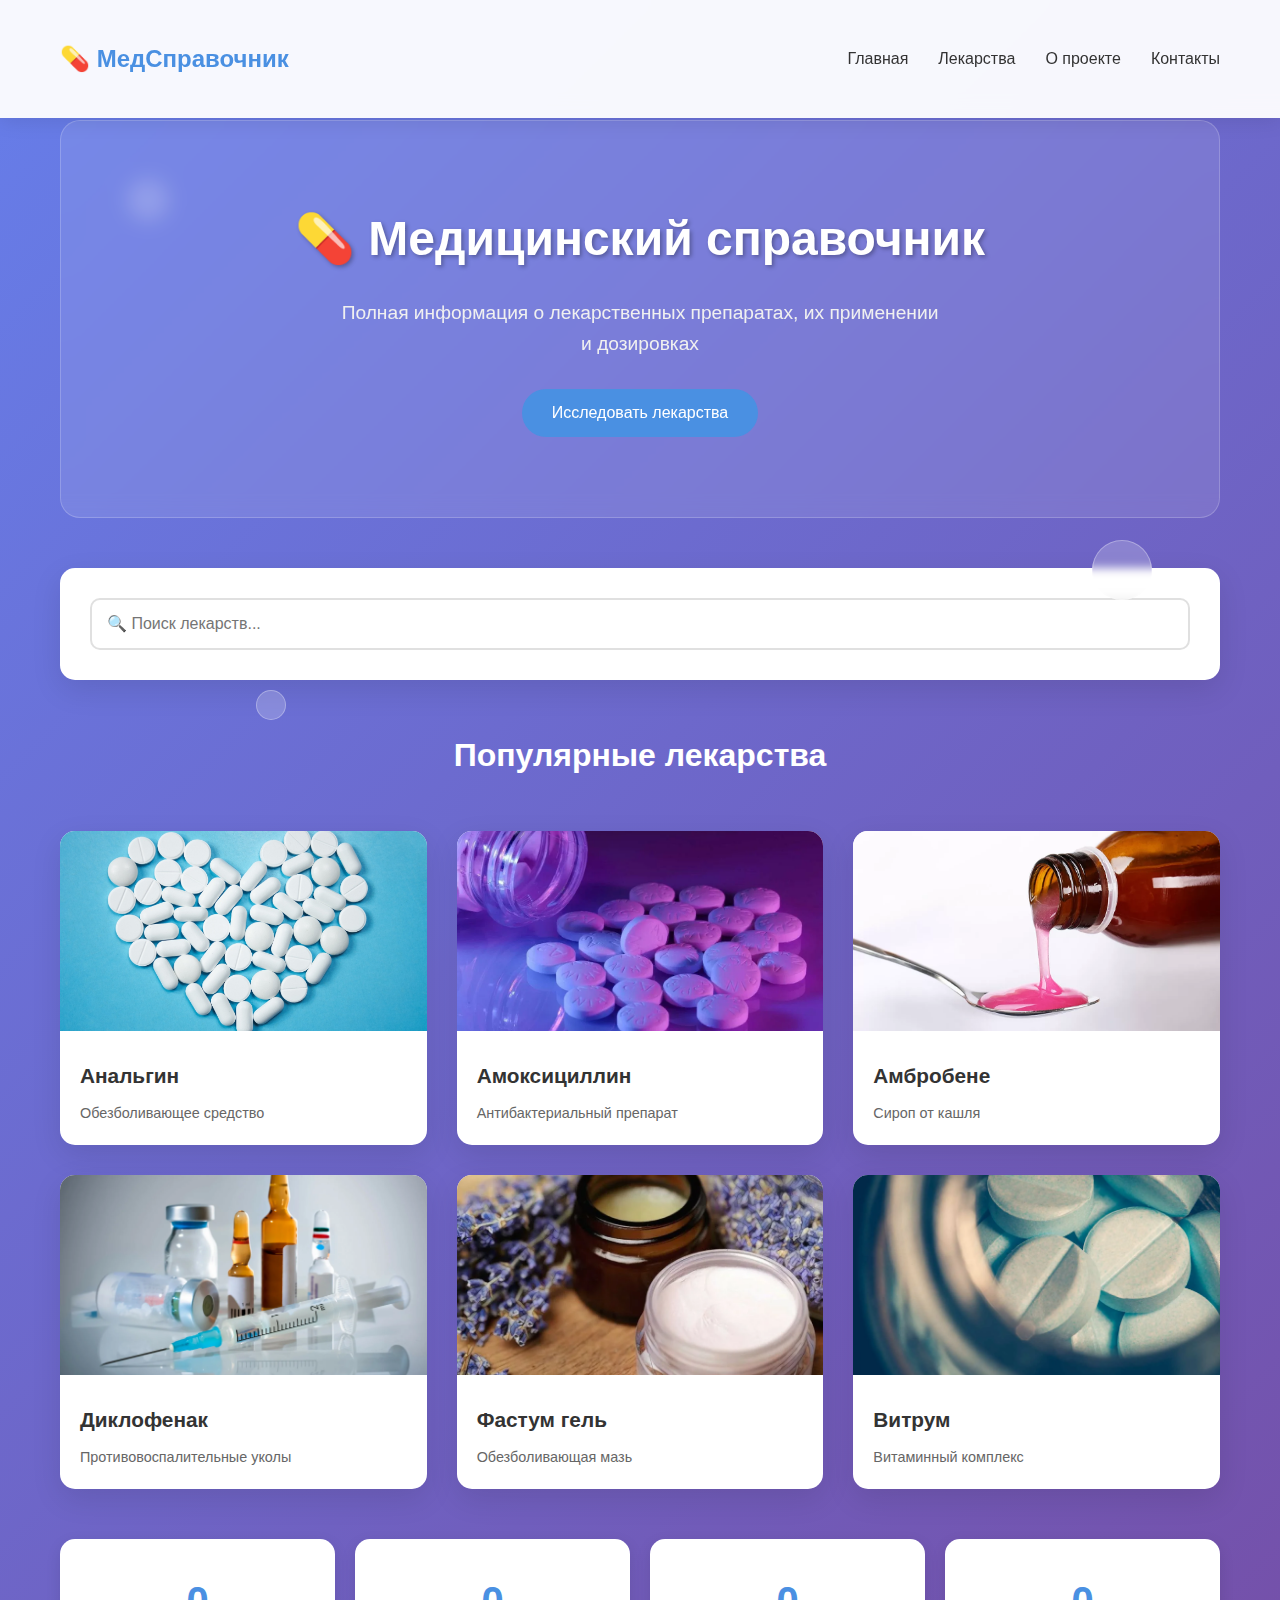
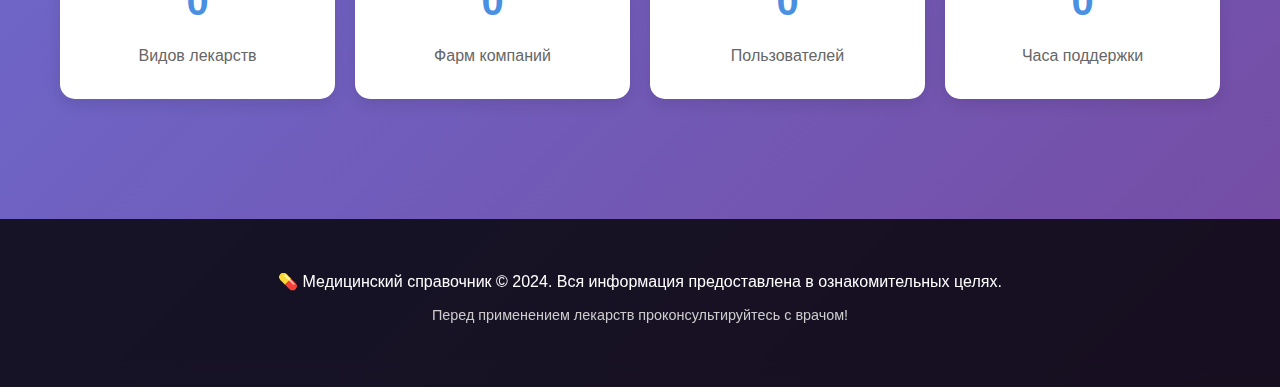
<file: index.html>
<!DOCTYPE html>
<html lang="ru">
<head>
    <meta charset="UTF-8">
    <meta name="viewport" content="width=device-width, initial-scale=1.0">
    <title>Медицинский справочник - Все о лекарствах</title>
     <link rel="stylesheet" href="styles.css">
    <style>
        * {
            margin: 0;
            padding: 0;
            box-sizing: border-box;
        }

        body {
            font-family: 'Arial', sans-serif;
            background: linear-gradient(135deg, #667eea 0%, #764ba2 100%);
            color: #333;
            line-height: 1.6;
        }

        .container {
            max-width: 1200px;
            margin: 0 auto;
            padding: 20px;
        }

        /* Header Styles */
        header {
            background: rgba(255, 255, 255, 0.95);
            padding: 20px 0;
            box-shadow: 0 2px 20px rgba(0,0,0,0.1);
            position: fixed;
            width: 100%;
            top: 0;
            z-index: 1000;
            backdrop-filter: blur(10px);
        }

        .nav-container {
            display: flex;
            justify-content: space-between;
            align-items: center;
        }

        .logo {
            font-size: 24px;
            font-weight: bold;
            color: #4a90e2;
        }

        nav ul {
            display: flex;
            list-style: none;
        }

        nav ul li {
            margin-left: 30px;
        }

        nav ul li a {
            text-decoration: none;
            color: #333;
            font-weight: 500;
            transition: color 0.3s ease;
            position: relative;
        }

        nav ul li a:hover {
            color: #4a90e2;
        }

        nav ul li a::after {
            content: '';
            position: absolute;
            width: 0;
            height: 2px;
            bottom: -5px;
            left: 0;
            background: #4a90e2;
            transition: width 0.3s ease;
        }

        nav ul li a:hover::after {
            width: 100%;
        }

        /* Hero Section */
        .hero {
            margin-top: 100px;
            text-align: center;
            padding: 80px 0;
            background: rgba(255, 255, 255, 0.1);
            border-radius: 20px;
            backdrop-filter: blur(10px);
        }

        .hero h1 {
            font-size: 3em;
            margin-bottom: 20px;
            color: white;
            text-shadow: 2px 2px 4px rgba(0,0,0,0.3);
        }

        .hero p {
            font-size: 1.2em;
            color: #f0f0f0;
            max-width: 600px;
            margin: 0 auto 30px;
        }

        /* Medicine Grid */
        .medicine-grid {
            display: grid;
            grid-template-columns: repeat(auto-fit, minmax(300px, 1fr));
            gap: 30px;
            margin: 50px 0;
        }

        /* Medicine Card */
        .medicine-card {
            background: white;
            border-radius: 15px;
            overflow: hidden;
            box-shadow: 0 10px 30px rgba(0,0,0,0.1);
            transition: all 0.3s ease;
            position: relative;
            cursor: pointer;
        }

        .medicine-card:hover {
            transform: translateY(-10px);
            box-shadow: 0 20px 40px rgba(0,0,0,0.2);
        }

        .card-image {
            width: 100%;
            height: 200px;
            object-fit: cover;
            transition: transform 0.3s ease;
        }

        .medicine-card:hover .card-image {
            transform: scale(1.1);
        }

        .card-content {
            padding: 20px;
            position: relative;
        }

        .card-overlay {
            position: absolute;
            top: 0;
            left: 0;
            right: 0;
            bottom: 0;
            background: rgba(74, 144, 226, 0.9);
            color: white;
            display: flex;
            flex-direction: column;
            justify-content: center;
            align-items: center;
            opacity: 0;
            transition: opacity 0.3s ease;
            padding: 20px;
            text-align: center;
        }

        .medicine-card:hover .card-overlay {
            opacity: 1;
        }

        .card-overlay h3 {
            margin-bottom: 15px;
            font-size: 1.5em;
        }

        .card-overlay p {
            font-size: 0.9em;
            line-height: 1.4;
        }

        /* Animated Stats */
        .stats {
            display: grid;
            grid-template-columns: repeat(4, 1fr);
            gap: 20px;
            margin: 50px 0;
        }

        .stat-item {
            background: white;
            padding: 30px;
            border-radius: 15px;
            text-align: center;
            box-shadow: 0 5px 15px rgba(0,0,0,0.1);
            transition: transform 0.3s ease;
        }

        .stat-item:hover {
            transform: scale(1.05);
        }

        .stat-number {
            font-size: 2.5em;
            font-weight: bold;
            color: #4a90e2;
            display: block;
        }

        /* Floating Elements */
        .floating-pill {
            position: absolute;
            width: 50px;
            height: 50px;
            background: rgba(255,255,255,0.2);
            border-radius: 50%;
            animation: float 6s ease-in-out infinite;
        }

        .floating-pill:nth-child(1) { top: 20%; left: 10%; animation-delay: 0s; }
        .floating-pill:nth-child(2) { top: 60%; right: 10%; animation-delay: 2s; }
        .floating-pill:nth-child(3) { bottom: 20%; left: 20%; animation-delay: 4s; }

        @keyframes float {
            0%, 100% { transform: translateY(0px) rotate(0deg); }
            50% { transform: translateY(-20px) rotate(180deg); }
        }

        /* Search Box */
        .search-box {
            background: white;
            padding: 30px;
            border-radius: 15px;
            margin: 50px 0;
            box-shadow: 0 10px 30px rgba(0,0,0,0.1);
        }

        .search-box input {
            width: 100%;
            padding: 15px;
            border: 2px solid #e0e0e0;
            border-radius: 10px;
            font-size: 16px;
            transition: border-color 0.3s ease;
        }

        .search-box input:focus {
            outline: none;
            border-color: #4a90e2;
        }

        /* Footer */
        footer {
            background: rgba(0,0,0,0.8);
            color: white;
            text-align: center;
            padding: 30px 0;
            margin-top: 50px;
        }

        /* Responsive */
        @media (max-width: 768px) {
            .stats {
                grid-template-columns: repeat(2, 1fr);
            }
            
            nav ul {
                flex-direction: column;
            }
            
            nav ul li {
                margin: 10px 0;
            }
        }
    </style>
</head>
<body>
    <!-- Floating background elements -->
    <div class="floating-pill"></div>
    <div class="floating-pill"></div>
    <div class="floating-pill"></div>

    <header>
        <div class="container nav-container">
            <div class="logo">💊 МедСправочник</div>
            <nav>
                <ul>
                    <li><a href="#home">Главная</a></li>
                    <li><a href="#medicines">Лекарства</a></li>
                    <li><a href="#about">О проекте</a></li>
                    <li><a href="#contact">Контакты</a></li>
                </ul>
            </nav>
        </div>
    </header>

    <div class="container">
        <section class="hero" id="home">
            <h1>💊 Медицинский справочник</h1>
            <p>Полная информация о лекарственных препаратах, их применении и дозировках</p>
            <button onclick="scrollToSection('medicines')" style="
                background: #4a90e2;
                color: white;
                border: none;
                padding: 15px 30px;
                border-radius: 25px;
                font-size: 16px;
                cursor: pointer;
                transition: background 0.3s ease;
            ">Исследовать лекарства</button>
        </section>

        <div class="search-box">
            <input type="text" id="searchInput" placeholder="🔍 Поиск лекарств..." onkeyup="searchMedicines()">
        </div>

        <section id="medicines">
            <h2 style="color: white; text-align: center; margin-bottom: 30px; font-size: 2em;">Популярные лекарства</h2>
            <div class="medicine-grid">
                <!-- Card 1 -->
                <div class="medicine-card" data-category="painkiller">
                    <img src="images/pill-1.jpg" alt="Обезболивающее" class="card-image">
                    <div class="card-content">
                        <h3>Анальгин</h3>
                        <p>Обезболивающее средство</p>
                    </div>
                    <div class="card-overlay">
                        <h3>Анальгин</h3>
                        <p>Сильное обезболивающее средство. Применяется при головной, зубной боли.</p>
                        <p><strong>Дозировка:</strong> 1-2 таблетки 3 раза в день</p>
                    </div>
                </div>

                <!-- Card 2 -->
                <div class="medicine-card" data-category="antibiotic">
                    <img src="images/pill-2.jpg" alt="Антибиотик" class="card-image">
                    <div class="card-content">
                        <h3>Амоксициллин</h3>
                        <p>Антибактериальный препарат</p>
                    </div>
                    <div class="card-overlay">
                        <h3>Амоксициллин</h3>
                        <p>Антибиотик широкого спектра действия. Эффективен против многих бактерий.</p>
                        <p><strong>Курс:</strong> 7-10 дней по назначению врача</p>
                    </div>
                </div>

                <!-- Card 3 -->
                <div class="medicine-card" data-category="syrup">
                    <img src="images/syrup-1.jpg" alt="Сироп от кашля" class="card-image">
                    <div class="card-content">
                        <h3>Амбробене</h3>
                        <p>Сироп от кашля</p>
                    </div>
                    <div class="card-overlay">
                        <h3>Амбробене</h3>
                        <p>Муколитическое средство. Способствует отхождению мокроты при кашле.</p>
                        <p><strong>Применение:</strong> 3 раза в день после еды</p>
                    </div>
                </div>

                <!-- Card 4 -->
                <div class="medicine-card" data-category="injection">
                    <img src="images/injection-1.jpg" alt="Инъекции" class="card-image">
                    <div class="card-content">
                        <h3>Диклофенак</h3>
                        <p>Противовоспалительные уколы</p>
                    </div>
                    <div class="card-overlay">
                        <h3>Диклофенак</h3>
                        <p>Нестероидное противовоспалительное средство. Применяется внутримышечно.</p>
                        <p><strong>Курс:</strong> 5-7 дней по 1 уколу в день</p>
                    </div>
                </div>

                <!-- Card 5 -->
                <div class="medicine-card" data-category="cream">
                    <img src="images/cream-1.jpg" alt="Мазь" class="card-image">
                    <div class="card-content">
                        <h3>Фастум гель</h3>
                        <p>Обезболивающая мазь</p>
                    </div>
                    <div class="card-overlay">
                        <h3>Фастум гель</h3>
                        <p>Гель для наружного применения. Эффективен при болях в суставах и мышцах.</p>
                        <p><strong>Применение:</strong> 2-3 раза в день на болезненные участки</p>
                    </div>
                </div>

                <!-- Card 6 -->
                <div class="medicine-card" data-category="vitamin">
                    <img src="images/pill-3.jpg" alt="Витамины" class="card-image">
                    <div class="card-content">
                        <h3>Витрум</h3>
                        <p>Витаминный комплекс</p>
                    </div>
                    <div class="card-overlay">
                        <h3>Витрум</h3>
                        <p>Комплекс витаминов и минералов. Укрепляет иммунитет и улучшает общее состояние.</p>
                        <p><strong>Курс:</strong> 1 таблетка в день в течение месяца</p>
                    </div>
                </div>
            </div>
        </section>

        <section class="stats">
            <div class="stat-item">
                <span class="stat-number" data-target="150">0</span>
                <span>Видов лекарств</span>
            </div>
            <div class="stat-item">
                <span class="stat-number" data-target="50">0</span>
                <span>Фарм компаний</span>
            </div>
            <div class="stat-item">
                <span class="stat-number" data-target="10000">0</span>
                <span>Пользователей</span>
            </div>
            <div class="stat-item">
                <span class="stat-number" data-target="24">0</span>
                <span>Часа поддержки</span>
            </div>
        </section>
    </div>

    <footer>
        <div class="container">
            <p>💊 Медицинский справочник © 2024. Вся информация предоставлена в ознакомительных целях.</p>
            <p style="margin-top: 10px; font-size: 0.9em; color: #ccc;">Перед применением лекарств проконсультируйтесь с врачом!</p>
        </div>
    </footer>

    <script>
        // Анимация чисел в статистике
        function animateNumbers() {
            const counters = document.querySelectorAll('.stat-number');
            
            counters.forEach(counter => {
                const target = +counter.getAttribute('data-target');
                const increment = target / 100;
                let current = 0;
                
                const updateNumber = () => {
                    if (current < target) {
                        current += increment;
                        counter.innerText = Math.ceil(current);
                        setTimeout(updateNumber, 20);
                    } else {
                        counter.innerText = target;
                    }
                };
                
                updateNumber();
            });
        }

        // Поиск лекарств
        function searchMedicines() {
            const input = document.getElementById('searchInput').value.toLowerCase();
            const cards = document.querySelectorAll('.medicine-card');
            
            cards.forEach(card => {
                const title = card.querySelector('h3').textContent.toLowerCase();
                const description = card.querySelector('.card-content p').textContent.toLowerCase();
                
                if (title.includes(input) || description.includes(input)) {
                    card.style.display = 'block';
                    card.style.animation = 'bounce 0.5s ease';
                } else {
                    card.style.display = 'none';
                }
            });
        }

        // Плавная прокрутка
        function scrollToSection(sectionId) {
            document.getElementById(sectionId).scrollIntoView({
                behavior: 'smooth'
            });
        }

        // Добавляем анимацию при скролле
        function handleScroll() {
            const stats = document.querySelector('.stats');
            const statsPosition = stats.getBoundingClientRect().top;
            const screenPosition = window.innerHeight / 1.3;
            
            if (statsPosition < screenPosition) {
                animateNumbers();
                window.removeEventListener('scroll', handleScroll);
            }
        }

        // Инициализация
        document.addEventListener('DOMContentLoaded', function() {
            // Добавляем CSS для анимации поиска
            const style = document.createElement('style');
            style.textContent = `
                @keyframes bounce {
                    0%, 20%, 60%, 100% { transform: translateY(0); }
                    40% { transform: translateY(-10px); }
                    80% { transform: translateY(-5px); }
                }
            `;
            document.head.appendChild(style);
            
            window.addEventListener('scroll', handleScroll);
            
            // Запускаем анимацию чисел если статистика уже видна
            handleScroll();
        });

        // Эффект параллакса для фона
        window.addEventListener('scroll', function() {
            const scrolled = window.pageYOffset;
            const parallax = document.querySelector('.hero');
            parallax.style.transform = 'translateY(' + (scrolled * 0.5) + 'px)';
        });
    </script>
</body>
</html>
</file>
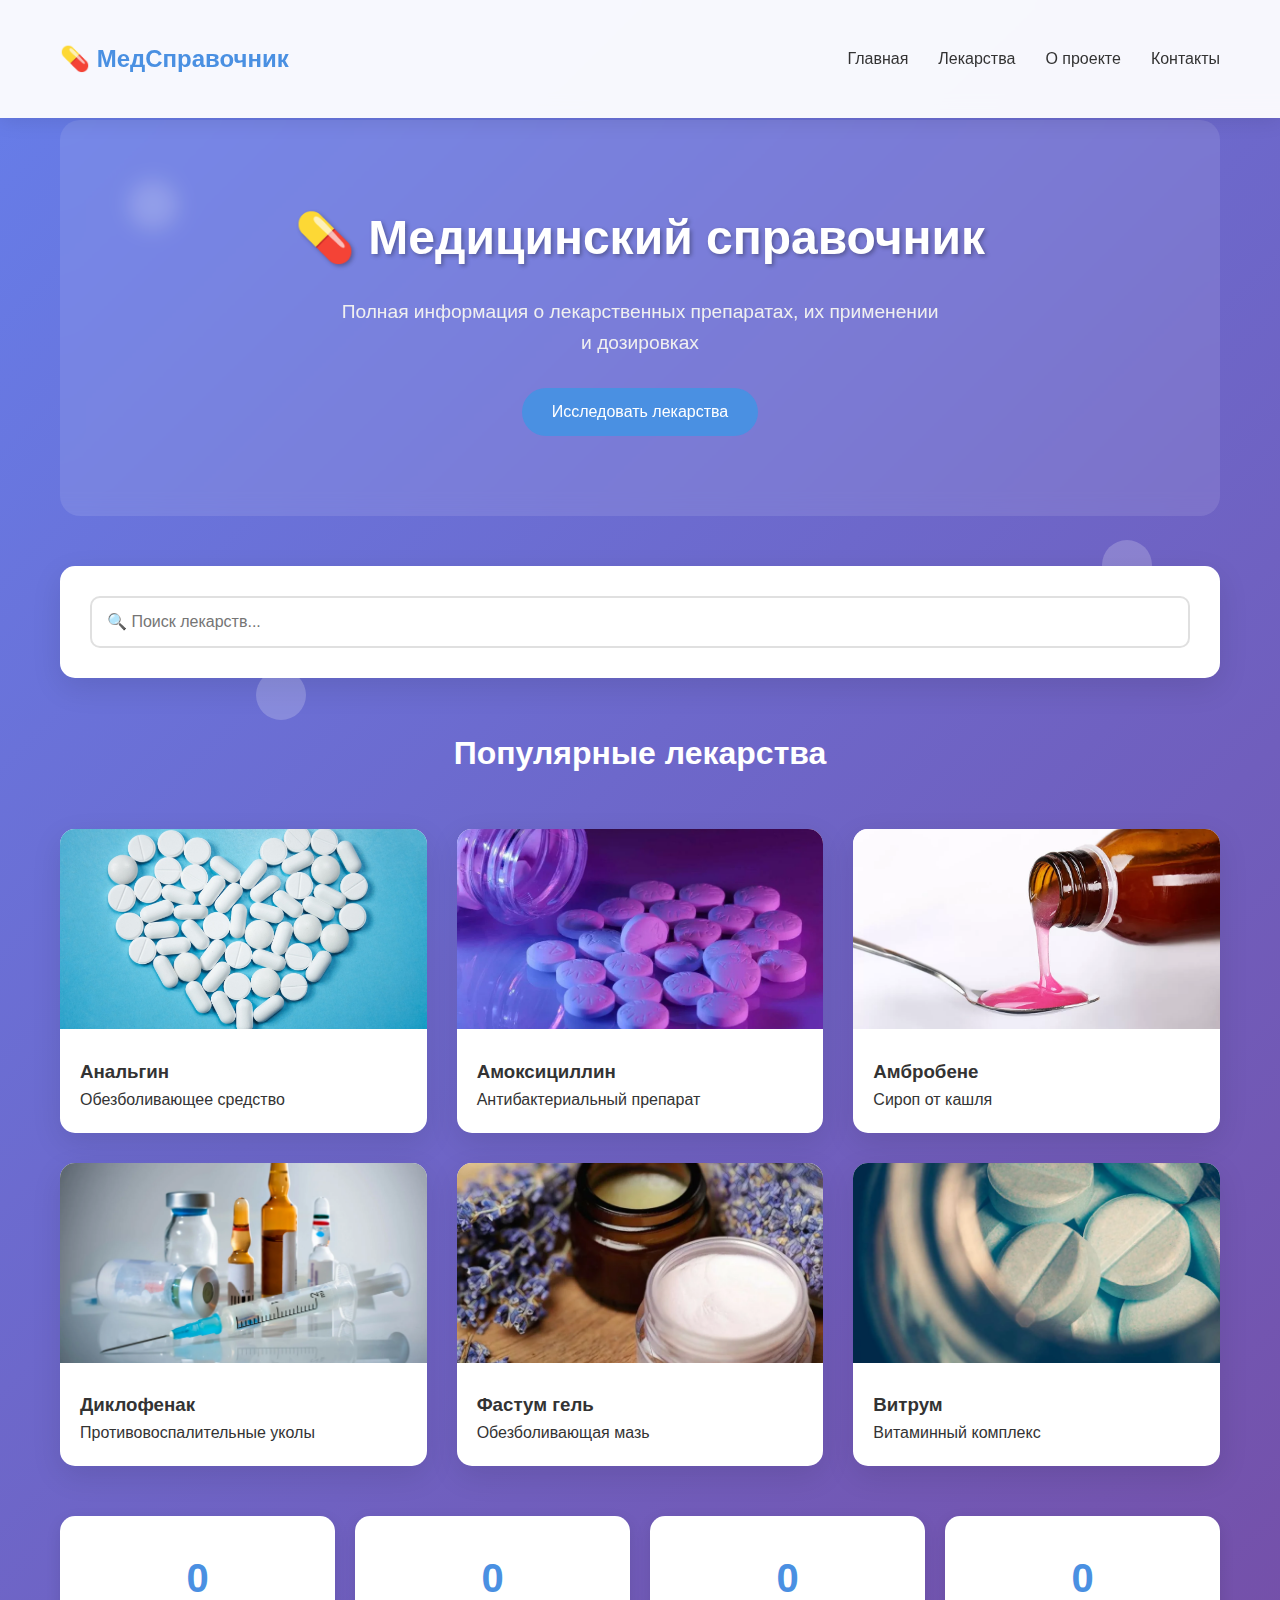
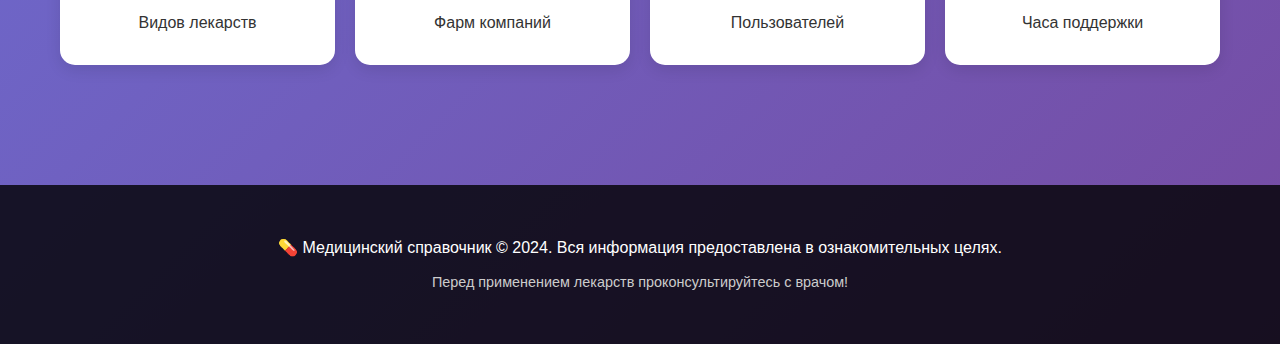
<file: medicine-website/index.html>
<!DOCTYPE html>
<html lang="ru">
<head>
    <meta charset="UTF-8">
    <meta name="viewport" content="width=device-width, initial-scale=1.0">
    <title>Медицинский справочник - Все о лекарствах</title>
    <style>
        * {
            margin: 0;
            padding: 0;
            box-sizing: border-box;
        }

        body {
            font-family: 'Arial', sans-serif;
            background: linear-gradient(135deg, #667eea 0%, #764ba2 100%);
            color: #333;
            line-height: 1.6;
        }

        .container {
            max-width: 1200px;
            margin: 0 auto;
            padding: 20px;
        }

        /* Header Styles */
        header {
            background: rgba(255, 255, 255, 0.95);
            padding: 20px 0;
            box-shadow: 0 2px 20px rgba(0,0,0,0.1);
            position: fixed;
            width: 100%;
            top: 0;
            z-index: 1000;
            backdrop-filter: blur(10px);
        }

        .nav-container {
            display: flex;
            justify-content: space-between;
            align-items: center;
        }

        .logo {
            font-size: 24px;
            font-weight: bold;
            color: #4a90e2;
        }

        nav ul {
            display: flex;
            list-style: none;
        }

        nav ul li {
            margin-left: 30px;
        }

        nav ul li a {
            text-decoration: none;
            color: #333;
            font-weight: 500;
            transition: color 0.3s ease;
            position: relative;
        }

        nav ul li a:hover {
            color: #4a90e2;
        }

        nav ul li a::after {
            content: '';
            position: absolute;
            width: 0;
            height: 2px;
            bottom: -5px;
            left: 0;
            background: #4a90e2;
            transition: width 0.3s ease;
        }

        nav ul li a:hover::after {
            width: 100%;
        }

        /* Hero Section */
        .hero {
            margin-top: 100px;
            text-align: center;
            padding: 80px 0;
            background: rgba(255, 255, 255, 0.1);
            border-radius: 20px;
            backdrop-filter: blur(10px);
        }

        .hero h1 {
            font-size: 3em;
            margin-bottom: 20px;
            color: white;
            text-shadow: 2px 2px 4px rgba(0,0,0,0.3);
        }

        .hero p {
            font-size: 1.2em;
            color: #f0f0f0;
            max-width: 600px;
            margin: 0 auto 30px;
        }

        /* Medicine Grid */
        .medicine-grid {
            display: grid;
            grid-template-columns: repeat(auto-fit, minmax(300px, 1fr));
            gap: 30px;
            margin: 50px 0;
        }

        /* Medicine Card */
        .medicine-card {
            background: white;
            border-radius: 15px;
            overflow: hidden;
            box-shadow: 0 10px 30px rgba(0,0,0,0.1);
            transition: all 0.3s ease;
            position: relative;
            cursor: pointer;
        }

        .medicine-card:hover {
            transform: translateY(-10px);
            box-shadow: 0 20px 40px rgba(0,0,0,0.2);
        }

        .card-image {
            width: 100%;
            height: 200px;
            object-fit: cover;
            transition: transform 0.3s ease;
        }

        .medicine-card:hover .card-image {
            transform: scale(1.1);
        }

        .card-content {
            padding: 20px;
            position: relative;
        }

        .card-overlay {
            position: absolute;
            top: 0;
            left: 0;
            right: 0;
            bottom: 0;
            background: rgba(74, 144, 226, 0.9);
            color: white;
            display: flex;
            flex-direction: column;
            justify-content: center;
            align-items: center;
            opacity: 0;
            transition: opacity 0.3s ease;
            padding: 20px;
            text-align: center;
        }

        .medicine-card:hover .card-overlay {
            opacity: 1;
        }

        .card-overlay h3 {
            margin-bottom: 15px;
            font-size: 1.5em;
        }

        .card-overlay p {
            font-size: 0.9em;
            line-height: 1.4;
        }

        /* Animated Stats */
        .stats {
            display: grid;
            grid-template-columns: repeat(4, 1fr);
            gap: 20px;
            margin: 50px 0;
        }

        .stat-item {
            background: white;
            padding: 30px;
            border-radius: 15px;
            text-align: center;
            box-shadow: 0 5px 15px rgba(0,0,0,0.1);
            transition: transform 0.3s ease;
        }

        .stat-item:hover {
            transform: scale(1.05);
        }

        .stat-number {
            font-size: 2.5em;
            font-weight: bold;
            color: #4a90e2;
            display: block;
        }

        /* Floating Elements */
        .floating-pill {
            position: absolute;
            width: 50px;
            height: 50px;
            background: rgba(255,255,255,0.2);
            border-radius: 50%;
            animation: float 6s ease-in-out infinite;
        }

        .floating-pill:nth-child(1) { top: 20%; left: 10%; animation-delay: 0s; }
        .floating-pill:nth-child(2) { top: 60%; right: 10%; animation-delay: 2s; }
        .floating-pill:nth-child(3) { bottom: 20%; left: 20%; animation-delay: 4s; }

        @keyframes float {
            0%, 100% { transform: translateY(0px) rotate(0deg); }
            50% { transform: translateY(-20px) rotate(180deg); }
        }

        /* Search Box */
        .search-box {
            background: white;
            padding: 30px;
            border-radius: 15px;
            margin: 50px 0;
            box-shadow: 0 10px 30px rgba(0,0,0,0.1);
        }

        .search-box input {
            width: 100%;
            padding: 15px;
            border: 2px solid #e0e0e0;
            border-radius: 10px;
            font-size: 16px;
            transition: border-color 0.3s ease;
        }

        .search-box input:focus {
            outline: none;
            border-color: #4a90e2;
        }

        /* Footer */
        footer {
            background: rgba(0,0,0,0.8);
            color: white;
            text-align: center;
            padding: 30px 0;
            margin-top: 50px;
        }

        /* Responsive */
        @media (max-width: 768px) {
            .stats {
                grid-template-columns: repeat(2, 1fr);
            }
            
            nav ul {
                flex-direction: column;
            }
            
            nav ul li {
                margin: 10px 0;
            }
        }
    </style>
</head>
<body>
    <!-- Floating background elements -->
    <div class="floating-pill"></div>
    <div class="floating-pill"></div>
    <div class="floating-pill"></div>

    <header>
        <div class="container nav-container">
            <div class="logo">💊 МедСправочник</div>
            <nav>
                <ul>
                    <li><a href="#home">Главная</a></li>
                    <li><a href="#medicines">Лекарства</a></li>
                    <li><a href="#about">О проекте</a></li>
                    <li><a href="#contact">Контакты</a></li>
                </ul>
            </nav>
        </div>
    </header>

    <div class="container">
        <section class="hero" id="home">
            <h1>💊 Медицинский справочник</h1>
            <p>Полная информация о лекарственных препаратах, их применении и дозировках</p>
            <button onclick="scrollToSection('medicines')" style="
                background: #4a90e2;
                color: white;
                border: none;
                padding: 15px 30px;
                border-radius: 25px;
                font-size: 16px;
                cursor: pointer;
                transition: background 0.3s ease;
            ">Исследовать лекарства</button>
        </section>

        <div class="search-box">
            <input type="text" id="searchInput" placeholder="🔍 Поиск лекарств..." onkeyup="searchMedicines()">
        </div>

        <section id="medicines">
            <h2 style="color: white; text-align: center; margin-bottom: 30px; font-size: 2em;">Популярные лекарства</h2>
            <div class="medicine-grid">
                <!-- Card 1 -->
                <div class="medicine-card" data-category="painkiller">
                    <img src="images/pill-1.jpg" alt="Обезболивающее" class="card-image">
                    <div class="card-content">
                        <h3>Анальгин</h3>
                        <p>Обезболивающее средство</p>
                    </div>
                    <div class="card-overlay">
                        <h3>Анальгин</h3>
                        <p>Сильное обезболивающее средство. Применяется при головной, зубной боли.</p>
                        <p><strong>Дозировка:</strong> 1-2 таблетки 3 раза в день</p>
                    </div>
                </div>

                <!-- Card 2 -->
                <div class="medicine-card" data-category="antibiotic">
                    <img src="images/pill-2.jpg" alt="Антибиотик" class="card-image">
                    <div class="card-content">
                        <h3>Амоксициллин</h3>
                        <p>Антибактериальный препарат</p>
                    </div>
                    <div class="card-overlay">
                        <h3>Амоксициллин</h3>
                        <p>Антибиотик широкого спектра действия. Эффективен против многих бактерий.</p>
                        <p><strong>Курс:</strong> 7-10 дней по назначению врача</p>
                    </div>
                </div>

                <!-- Card 3 -->
                <div class="medicine-card" data-category="syrup">
                    <img src="images/syrup-1.jpg" alt="Сироп от кашля" class="card-image">
                    <div class="card-content">
                        <h3>Амбробене</h3>
                        <p>Сироп от кашля</p>
                    </div>
                    <div class="card-overlay">
                        <h3>Амбробене</h3>
                        <p>Муколитическое средство. Способствует отхождению мокроты при кашле.</p>
                        <p><strong>Применение:</strong> 3 раза в день после еды</p>
                    </div>
                </div>

                <!-- Card 4 -->
                <div class="medicine-card" data-category="injection">
                    <img src="images/injection-1.jpg" alt="Инъекции" class="card-image">
                    <div class="card-content">
                        <h3>Диклофенак</h3>
                        <p>Противовоспалительные уколы</p>
                    </div>
                    <div class="card-overlay">
                        <h3>Диклофенак</h3>
                        <p>Нестероидное противовоспалительное средство. Применяется внутримышечно.</p>
                        <p><strong>Курс:</strong> 5-7 дней по 1 уколу в день</p>
                    </div>
                </div>

                <!-- Card 5 -->
                <div class="medicine-card" data-category="cream">
                    <img src="images/cream-1.jpg" alt="Мазь" class="card-image">
                    <div class="card-content">
                        <h3>Фастум гель</h3>
                        <p>Обезболивающая мазь</p>
                    </div>
                    <div class="card-overlay">
                        <h3>Фастум гель</h3>
                        <p>Гель для наружного применения. Эффективен при болях в суставах и мышцах.</p>
                        <p><strong>Применение:</strong> 2-3 раза в день на болезненные участки</p>
                    </div>
                </div>

                <!-- Card 6 -->
                <div class="medicine-card" data-category="vitamin">
                    <img src="images/pill-3.jpg" alt="Витамины" class="card-image">
                    <div class="card-content">
                        <h3>Витрум</h3>
                        <p>Витаминный комплекс</p>
                    </div>
                    <div class="card-overlay">
                        <h3>Витрум</h3>
                        <p>Комплекс витаминов и минералов. Укрепляет иммунитет и улучшает общее состояние.</p>
                        <p><strong>Курс:</strong> 1 таблетка в день в течение месяца</p>
                    </div>
                </div>
            </div>
        </section>

        <section class="stats">
            <div class="stat-item">
                <span class="stat-number" data-target="150">0</span>
                <span>Видов лекарств</span>
            </div>
            <div class="stat-item">
                <span class="stat-number" data-target="50">0</span>
                <span>Фарм компаний</span>
            </div>
            <div class="stat-item">
                <span class="stat-number" data-target="10000">0</span>
                <span>Пользователей</span>
            </div>
            <div class="stat-item">
                <span class="stat-number" data-target="24">0</span>
                <span>Часа поддержки</span>
            </div>
        </section>
    </div>

    <footer>
        <div class="container">
            <p>💊 Медицинский справочник © 2024. Вся информация предоставлена в ознакомительных целях.</p>
            <p style="margin-top: 10px; font-size: 0.9em; color: #ccc;">Перед применением лекарств проконсультируйтесь с врачом!</p>
        </div>
    </footer>

    <script>
        // Анимация чисел в статистике
        function animateNumbers() {
            const counters = document.querySelectorAll('.stat-number');
            
            counters.forEach(counter => {
                const target = +counter.getAttribute('data-target');
                const increment = target / 100;
                let current = 0;
                
                const updateNumber = () => {
                    if (current < target) {
                        current += increment;
                        counter.innerText = Math.ceil(current);
                        setTimeout(updateNumber, 20);
                    } else {
                        counter.innerText = target;
                    }
                };
                
                updateNumber();
            });
        }

        // Поиск лекарств
        function searchMedicines() {
            const input = document.getElementById('searchInput').value.toLowerCase();
            const cards = document.querySelectorAll('.medicine-card');
            
            cards.forEach(card => {
                const title = card.querySelector('h3').textContent.toLowerCase();
                const description = card.querySelector('.card-content p').textContent.toLowerCase();
                
                if (title.includes(input) || description.includes(input)) {
                    card.style.display = 'block';
                    card.style.animation = 'bounce 0.5s ease';
                } else {
                    card.style.display = 'none';
                }
            });
        }

        // Плавная прокрутка
        function scrollToSection(sectionId) {
            document.getElementById(sectionId).scrollIntoView({
                behavior: 'smooth'
            });
        }

        // Добавляем анимацию при скролле
        function handleScroll() {
            const stats = document.querySelector('.stats');
            const statsPosition = stats.getBoundingClientRect().top;
            const screenPosition = window.innerHeight / 1.3;
            
            if (statsPosition < screenPosition) {
                animateNumbers();
                window.removeEventListener('scroll', handleScroll);
            }
        }

        // Инициализация
        document.addEventListener('DOMContentLoaded', function() {
            // Добавляем CSS для анимации поиска
            const style = document.createElement('style');
            style.textContent = `
                @keyframes bounce {
                    0%, 20%, 60%, 100% { transform: translateY(0); }
                    40% { transform: translateY(-10px); }
                    80% { transform: translateY(-5px); }
                }
            `;
            document.head.appendChild(style);
            
            window.addEventListener('scroll', handleScroll);
            
            // Запускаем анимацию чисел если статистика уже видна
            handleScroll();
        });

        // Эффект параллакса для фона
        window.addEventListener('scroll', function() {
            const scrolled = window.pageYOffset;
            const parallax = document.querySelector('.hero');
            parallax.style.transform = 'translateY(' + (scrolled * 0.5) + 'px)';
        });
    </script>
</body>
</html>
</file>
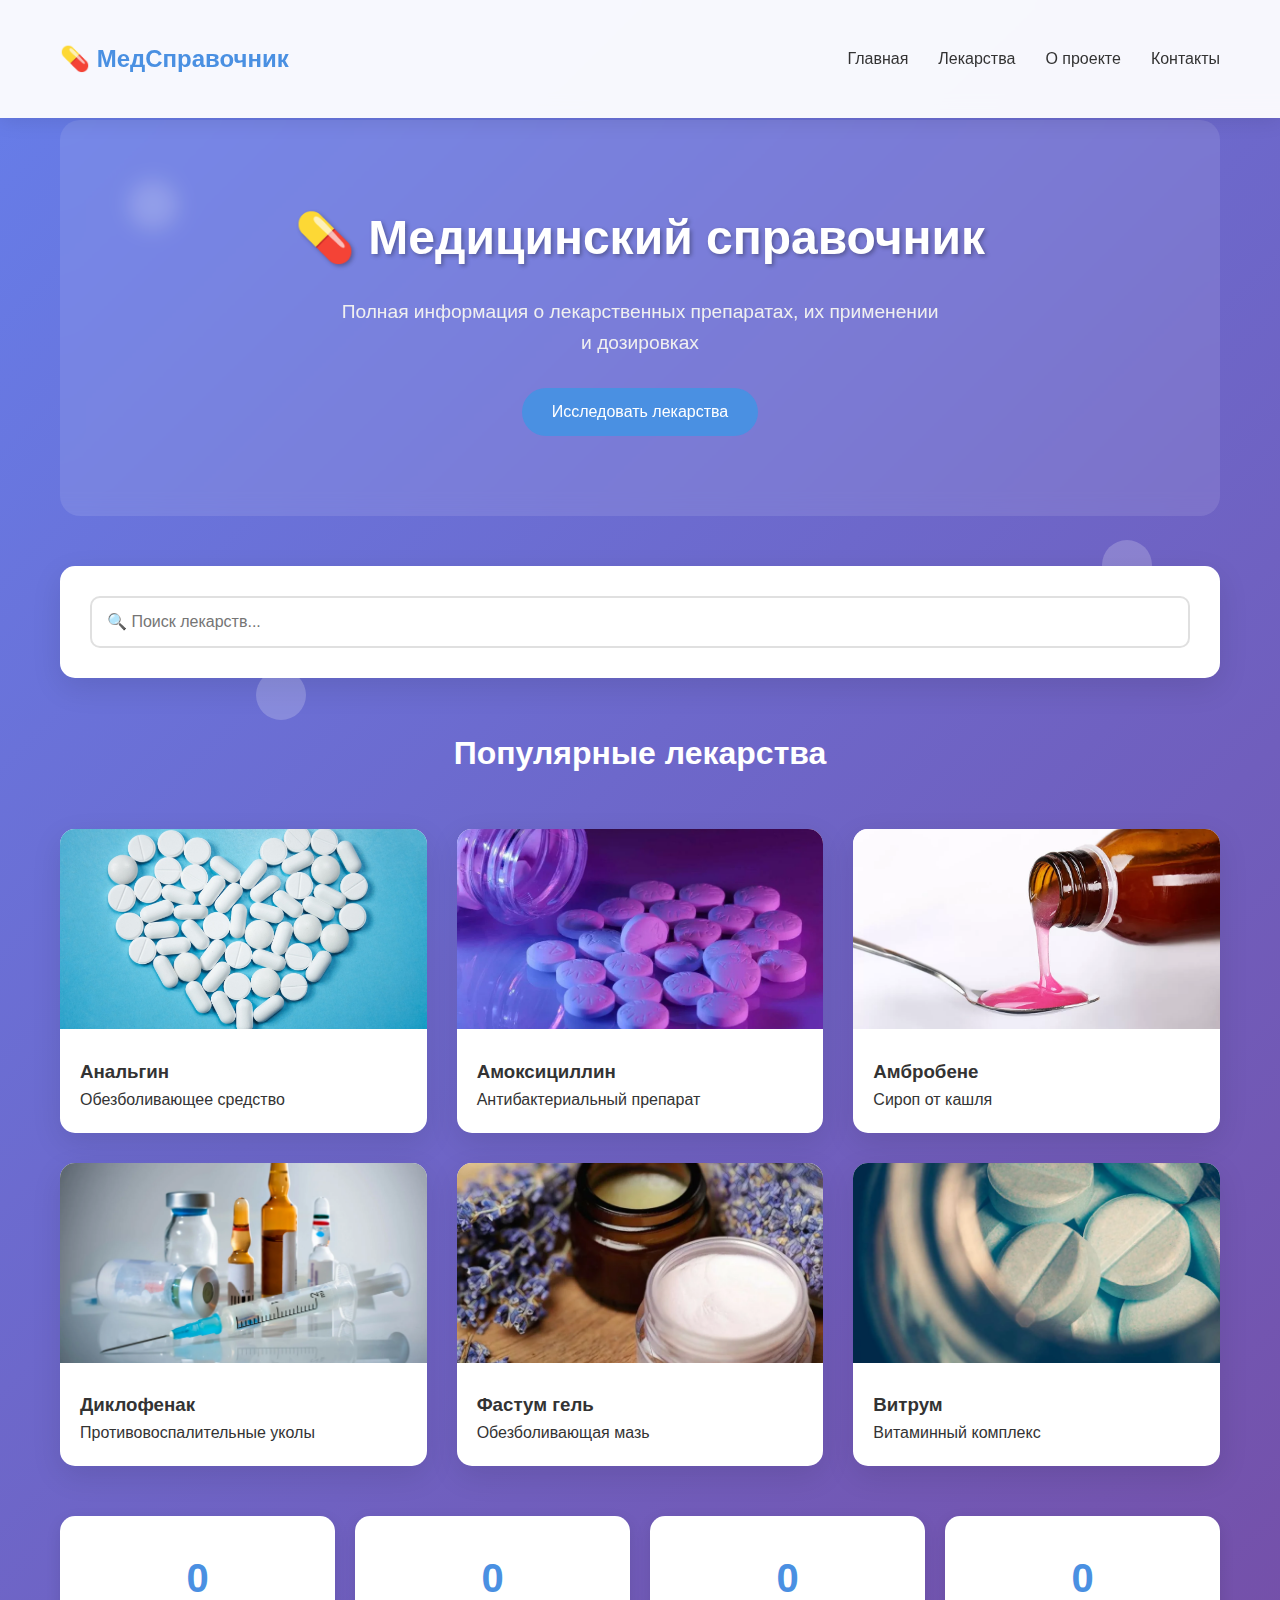
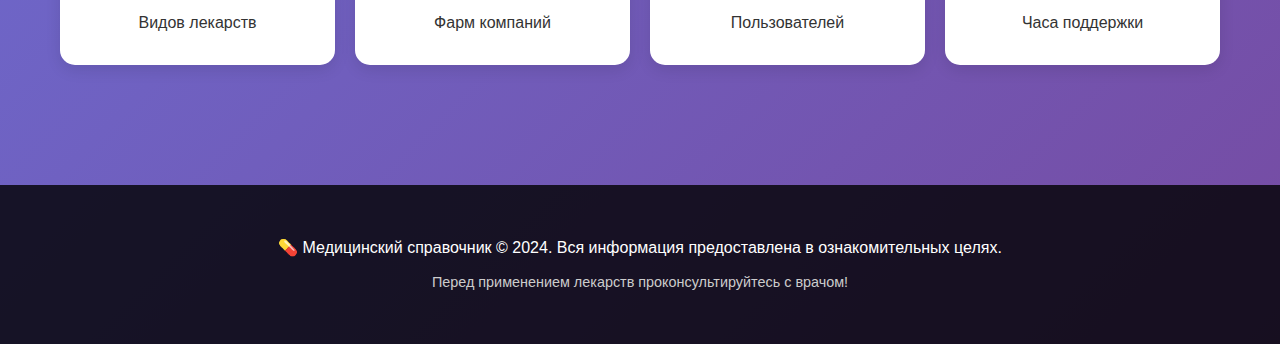
<file: medicine-website/корневой сайт.html>
<!DOCTYPE html>
<html lang="ru">
<head>
    <meta charset="UTF-8">
    <meta name="viewport" content="width=device-width, initial-scale=1.0">
    <title>Медицинский справочник - Все о лекарствах</title>
    <style>
        * {
            margin: 0;
            padding: 0;
            box-sizing: border-box;
        }

        body {
            font-family: 'Arial', sans-serif;
            background: linear-gradient(135deg, #667eea 0%, #764ba2 100%);
            color: #333;
            line-height: 1.6;
        }

        .container {
            max-width: 1200px;
            margin: 0 auto;
            padding: 20px;
        }

        /* Header Styles */
        header {
            background: rgba(255, 255, 255, 0.95);
            padding: 20px 0;
            box-shadow: 0 2px 20px rgba(0,0,0,0.1);
            position: fixed;
            width: 100%;
            top: 0;
            z-index: 1000;
            backdrop-filter: blur(10px);
        }

        .nav-container {
            display: flex;
            justify-content: space-between;
            align-items: center;
        }

        .logo {
            font-size: 24px;
            font-weight: bold;
            color: #4a90e2;
        }

        nav ul {
            display: flex;
            list-style: none;
        }

        nav ul li {
            margin-left: 30px;
        }

        nav ul li a {
            text-decoration: none;
            color: #333;
            font-weight: 500;
            transition: color 0.3s ease;
            position: relative;
        }

        nav ul li a:hover {
            color: #4a90e2;
        }

        nav ul li a::after {
            content: '';
            position: absolute;
            width: 0;
            height: 2px;
            bottom: -5px;
            left: 0;
            background: #4a90e2;
            transition: width 0.3s ease;
        }

        nav ul li a:hover::after {
            width: 100%;
        }

        /* Hero Section */
        .hero {
            margin-top: 100px;
            text-align: center;
            padding: 80px 0;
            background: rgba(255, 255, 255, 0.1);
            border-radius: 20px;
            backdrop-filter: blur(10px);
        }

        .hero h1 {
            font-size: 3em;
            margin-bottom: 20px;
            color: white;
            text-shadow: 2px 2px 4px rgba(0,0,0,0.3);
        }

        .hero p {
            font-size: 1.2em;
            color: #f0f0f0;
            max-width: 600px;
            margin: 0 auto 30px;
        }

        /* Medicine Grid */
        .medicine-grid {
            display: grid;
            grid-template-columns: repeat(auto-fit, minmax(300px, 1fr));
            gap: 30px;
            margin: 50px 0;
        }

        /* Medicine Card */
        .medicine-card {
            background: white;
            border-radius: 15px;
            overflow: hidden;
            box-shadow: 0 10px 30px rgba(0,0,0,0.1);
            transition: all 0.3s ease;
            position: relative;
            cursor: pointer;
        }

        .medicine-card:hover {
            transform: translateY(-10px);
            box-shadow: 0 20px 40px rgba(0,0,0,0.2);
        }

        .card-image {
            width: 100%;
            height: 200px;
            object-fit: cover;
            transition: transform 0.3s ease;
        }

        .medicine-card:hover .card-image {
            transform: scale(1.1);
        }

        .card-content {
            padding: 20px;
            position: relative;
        }

        .card-overlay {
            position: absolute;
            top: 0;
            left: 0;
            right: 0;
            bottom: 0;
            background: rgba(74, 144, 226, 0.9);
            color: white;
            display: flex;
            flex-direction: column;
            justify-content: center;
            align-items: center;
            opacity: 0;
            transition: opacity 0.3s ease;
            padding: 20px;
            text-align: center;
        }

        .medicine-card:hover .card-overlay {
            opacity: 1;
        }

        .card-overlay h3 {
            margin-bottom: 15px;
            font-size: 1.5em;
        }

        .card-overlay p {
            font-size: 0.9em;
            line-height: 1.4;
        }

        /* Animated Stats */
        .stats {
            display: grid;
            grid-template-columns: repeat(4, 1fr);
            gap: 20px;
            margin: 50px 0;
        }

        .stat-item {
            background: white;
            padding: 30px;
            border-radius: 15px;
            text-align: center;
            box-shadow: 0 5px 15px rgba(0,0,0,0.1);
            transition: transform 0.3s ease;
        }

        .stat-item:hover {
            transform: scale(1.05);
        }

        .stat-number {
            font-size: 2.5em;
            font-weight: bold;
            color: #4a90e2;
            display: block;
        }

        /* Floating Elements */
        .floating-pill {
            position: absolute;
            width: 50px;
            height: 50px;
            background: rgba(255,255,255,0.2);
            border-radius: 50%;
            animation: float 6s ease-in-out infinite;
        }

        .floating-pill:nth-child(1) { top: 20%; left: 10%; animation-delay: 0s; }
        .floating-pill:nth-child(2) { top: 60%; right: 10%; animation-delay: 2s; }
        .floating-pill:nth-child(3) { bottom: 20%; left: 20%; animation-delay: 4s; }

        @keyframes float {
            0%, 100% { transform: translateY(0px) rotate(0deg); }
            50% { transform: translateY(-20px) rotate(180deg); }
        }

        /* Search Box */
        .search-box {
            background: white;
            padding: 30px;
            border-radius: 15px;
            margin: 50px 0;
            box-shadow: 0 10px 30px rgba(0,0,0,0.1);
        }

        .search-box input {
            width: 100%;
            padding: 15px;
            border: 2px solid #e0e0e0;
            border-radius: 10px;
            font-size: 16px;
            transition: border-color 0.3s ease;
        }

        .search-box input:focus {
            outline: none;
            border-color: #4a90e2;
        }

        /* Footer */
        footer {
            background: rgba(0,0,0,0.8);
            color: white;
            text-align: center;
            padding: 30px 0;
            margin-top: 50px;
        }

        /* Responsive */
        @media (max-width: 768px) {
            .stats {
                grid-template-columns: repeat(2, 1fr);
            }
            
            nav ul {
                flex-direction: column;
            }
            
            nav ul li {
                margin: 10px 0;
            }
        }
    </style>
</head>
<body>
    <!-- Floating background elements -->
    <div class="floating-pill"></div>
    <div class="floating-pill"></div>
    <div class="floating-pill"></div>

    <header>
        <div class="container nav-container">
            <div class="logo">💊 МедСправочник</div>
            <nav>
                <ul>
                    <li><a href="#home">Главная</a></li>
                    <li><a href="#medicines">Лекарства</a></li>
                    <li><a href="#about">О проекте</a></li>
                    <li><a href="#contact">Контакты</a></li>
                </ul>
            </nav>
        </div>
    </header>

    <div class="container">
        <section class="hero" id="home">
            <h1>💊 Медицинский справочник</h1>
            <p>Полная информация о лекарственных препаратах, их применении и дозировках</p>
            <button onclick="scrollToSection('medicines')" style="
                background: #4a90e2;
                color: white;
                border: none;
                padding: 15px 30px;
                border-radius: 25px;
                font-size: 16px;
                cursor: pointer;
                transition: background 0.3s ease;
            ">Исследовать лекарства</button>
        </section>

        <div class="search-box">
            <input type="text" id="searchInput" placeholder="🔍 Поиск лекарств..." onkeyup="searchMedicines()">
        </div>

        <section id="medicines">
            <h2 style="color: white; text-align: center; margin-bottom: 30px; font-size: 2em;">Популярные лекарства</h2>
            <div class="medicine-grid">
                <!-- Card 1 -->
                <div class="medicine-card" data-category="painkiller">
                    <img src="images/pill-1.jpg" alt="Обезболивающее" class="card-image">
                    <div class="card-content">
                        <h3>Анальгин</h3>
                        <p>Обезболивающее средство</p>
                    </div>
                    <div class="card-overlay">
                        <h3>Анальгин</h3>
                        <p>Сильное обезболивающее средство. Применяется при головной, зубной боли.</p>
                        <p><strong>Дозировка:</strong> 1-2 таблетки 3 раза в день</p>
                    </div>
                </div>

                <!-- Card 2 -->
                <div class="medicine-card" data-category="antibiotic">
                    <img src="images/pill-2.jpg" alt="Антибиотик" class="card-image">
                    <div class="card-content">
                        <h3>Амоксициллин</h3>
                        <p>Антибактериальный препарат</p>
                    </div>
                    <div class="card-overlay">
                        <h3>Амоксициллин</h3>
                        <p>Антибиотик широкого спектра действия. Эффективен против многих бактерий.</p>
                        <p><strong>Курс:</strong> 7-10 дней по назначению врача</p>
                    </div>
                </div>

                <!-- Card 3 -->
                <div class="medicine-card" data-category="syrup">
                    <img src="images/syrup-1.jpg" alt="Сироп от кашля" class="card-image">
                    <div class="card-content">
                        <h3>Амбробене</h3>
                        <p>Сироп от кашля</p>
                    </div>
                    <div class="card-overlay">
                        <h3>Амбробене</h3>
                        <p>Муколитическое средство. Способствует отхождению мокроты при кашле.</p>
                        <p><strong>Применение:</strong> 3 раза в день после еды</p>
                    </div>
                </div>

                <!-- Card 4 -->
                <div class="medicine-card" data-category="injection">
                    <img src="images/injection-1.jpg" alt="Инъекции" class="card-image">
                    <div class="card-content">
                        <h3>Диклофенак</h3>
                        <p>Противовоспалительные уколы</p>
                    </div>
                    <div class="card-overlay">
                        <h3>Диклофенак</h3>
                        <p>Нестероидное противовоспалительное средство. Применяется внутримышечно.</p>
                        <p><strong>Курс:</strong> 5-7 дней по 1 уколу в день</p>
                    </div>
                </div>

                <!-- Card 5 -->
                <div class="medicine-card" data-category="cream">
                    <img src="images/cream-1.jpg" alt="Мазь" class="card-image">
                    <div class="card-content">
                        <h3>Фастум гель</h3>
                        <p>Обезболивающая мазь</p>
                    </div>
                    <div class="card-overlay">
                        <h3>Фастум гель</h3>
                        <p>Гель для наружного применения. Эффективен при болях в суставах и мышцах.</p>
                        <p><strong>Применение:</strong> 2-3 раза в день на болезненные участки</p>
                    </div>
                </div>

                <!-- Card 6 -->
                <div class="medicine-card" data-category="vitamin">
                    <img src="images/pill-3.jpg" alt="Витамины" class="card-image">
                    <div class="card-content">
                        <h3>Витрум</h3>
                        <p>Витаминный комплекс</p>
                    </div>
                    <div class="card-overlay">
                        <h3>Витрум</h3>
                        <p>Комплекс витаминов и минералов. Укрепляет иммунитет и улучшает общее состояние.</p>
                        <p><strong>Курс:</strong> 1 таблетка в день в течение месяца</p>
                    </div>
                </div>
            </div>
        </section>

        <section class="stats">
            <div class="stat-item">
                <span class="stat-number" data-target="150">0</span>
                <span>Видов лекарств</span>
            </div>
            <div class="stat-item">
                <span class="stat-number" data-target="50">0</span>
                <span>Фарм компаний</span>
            </div>
            <div class="stat-item">
                <span class="stat-number" data-target="10000">0</span>
                <span>Пользователей</span>
            </div>
            <div class="stat-item">
                <span class="stat-number" data-target="24">0</span>
                <span>Часа поддержки</span>
            </div>
        </section>
    </div>

    <footer>
        <div class="container">
            <p>💊 Медицинский справочник © 2024. Вся информация предоставлена в ознакомительных целях.</p>
            <p style="margin-top: 10px; font-size: 0.9em; color: #ccc;">Перед применением лекарств проконсультируйтесь с врачом!</p>
        </div>
    </footer>

    <script>
        // Анимация чисел в статистике
        function animateNumbers() {
            const counters = document.querySelectorAll('.stat-number');
            
            counters.forEach(counter => {
                const target = +counter.getAttribute('data-target');
                const increment = target / 100;
                let current = 0;
                
                const updateNumber = () => {
                    if (current < target) {
                        current += increment;
                        counter.innerText = Math.ceil(current);
                        setTimeout(updateNumber, 20);
                    } else {
                        counter.innerText = target;
                    }
                };
                
                updateNumber();
            });
        }

        // Поиск лекарств
        function searchMedicines() {
            const input = document.getElementById('searchInput').value.toLowerCase();
            const cards = document.querySelectorAll('.medicine-card');
            
            cards.forEach(card => {
                const title = card.querySelector('h3').textContent.toLowerCase();
                const description = card.querySelector('.card-content p').textContent.toLowerCase();
                
                if (title.includes(input) || description.includes(input)) {
                    card.style.display = 'block';
                    card.style.animation = 'bounce 0.5s ease';
                } else {
                    card.style.display = 'none';
                }
            });
        }

        // Плавная прокрутка
        function scrollToSection(sectionId) {
            document.getElementById(sectionId).scrollIntoView({
                behavior: 'smooth'
            });
        }

        // Добавляем анимацию при скролле
        function handleScroll() {
            const stats = document.querySelector('.stats');
            const statsPosition = stats.getBoundingClientRect().top;
            const screenPosition = window.innerHeight / 1.3;
            
            if (statsPosition < screenPosition) {
                animateNumbers();
                window.removeEventListener('scroll', handleScroll);
            }
        }

        // Инициализация
        document.addEventListener('DOMContentLoaded', function() {
            // Добавляем CSS для анимации поиска
            const style = document.createElement('style');
            style.textContent = `
                @keyframes bounce {
                    0%, 20%, 60%, 100% { transform: translateY(0); }
                    40% { transform: translateY(-10px); }
                    80% { transform: translateY(-5px); }
                }
            `;
            document.head.appendChild(style);
            
            window.addEventListener('scroll', handleScroll);
            
            // Запускаем анимацию чисел если статистика уже видна
            handleScroll();
        });

        // Эффект параллакса для фона
        window.addEventListener('scroll', function() {
            const scrolled = window.pageYOffset;
            const parallax = document.querySelector('.hero');
            parallax.style.transform = 'translateY(' + (scrolled * 0.5) + 'px)';
        });
    </script>
</body>
</html>
</file>
<file: styles.css>
* {
    margin: 0;
    padding: 0;
    box-sizing: border-box;
}

body {
    font-family: 'Arial', sans-serif;
    background: linear-gradient(135deg, #667eea 0%, #764ba2 100%);
    color: #333;
    line-height: 1.6;
    overflow-x: hidden;
}

.container {
    max-width: 1200px;
    margin: 0 auto;
    padding: 20px;
}

/* Header Styles */
header {
    background: rgba(255, 255, 255, 0.95);
    padding: 20px 0;
    box-shadow: 0 2px 20px rgba(0,0,0,0.1);
    position: fixed;
    width: 100%;
    top: 0;
    z-index: 1000;
    backdrop-filter: blur(10px);
    transition: all 0.3s ease;
}

.nav-container {
    display: flex;
    justify-content: space-between;
    align-items: center;
}

.logo {
    font-size: 24px;
    font-weight: bold;
    color: #4a90e2;
    transition: transform 0.3s ease;
}

.logo:hover {
    transform: scale(1.05);
}

nav ul {
    display: flex;
    list-style: none;
}

nav ul li {
    margin-left: 30px;
    position: relative;
}

nav ul li a {
    text-decoration: none;
    color: #333;
    font-weight: 500;
    transition: color 0.3s ease;
    position: relative;
    padding: 5px 0;
}

nav ul li a:hover {
    color: #4a90e2;
}

nav ul li a::after {
    content: '';
    position: absolute;
    width: 0;
    height: 2px;
    bottom: -5px;
    left: 0;
    background: #4a90e2;
    transition: width 0.3s ease;
}

nav ul li a:hover::after {
    width: 100%;
}

/* Hero Section */
.hero {
    margin-top: 100px;
    text-align: center;
    padding: 80px 0;
    background: rgba(255, 255, 255, 0.1);
    border-radius: 20px;
    backdrop-filter: blur(10px);
    border: 1px solid rgba(255, 255, 255, 0.2);
    transition: transform 0.5s ease;
}

.hero h1 {
    font-size: 3em;
    margin-bottom: 20px;
    color: white;
    text-shadow: 2px 2px 4px rgba(0,0,0,0.3);
    animation: fadeInUp 1s ease;
}

.hero p {
    font-size: 1.2em;
    color: #f0f0f0;
    max-width: 600px;
    margin: 0 auto 30px;
    animation: fadeInUp 1s ease 0.2s both;
}

.cta-button {
    background: #4a90e2;
    color: white;
    border: none;
    padding: 15px 30px;
    border-radius: 25px;
    font-size: 16px;
    cursor: pointer;
    transition: all 0.3s ease;
    animation: fadeInUp 1s ease 0.4s both;
}

.cta-button:hover {
    background: #357abd;
    transform: translateY(-2px);
    box-shadow: 0 5px 15px rgba(0,0,0,0.2);
}

/* Medicine Grid */
.medicine-grid {
    display: grid;
    grid-template-columns: repeat(auto-fit, minmax(300px, 1fr));
    gap: 30px;
    margin: 50px 0;
}

/* Medicine Card */
.medicine-card {
    background: white;
    border-radius: 15px;
    overflow: hidden;
    box-shadow: 0 10px 30px rgba(0,0,0,0.1);
    transition: all 0.3s ease;
    position: relative;
    cursor: pointer;
    animation: fadeIn 0.6s ease;
}

.medicine-card:hover {
    transform: translateY(-10px) scale(1.02);
    box-shadow: 0 20px 40px rgba(0,0,0,0.2);
}

.card-image {
    width: 100%;
    height: 200px;
    object-fit: cover;
    transition: transform 0.3s ease;
}

.medicine-card:hover .card-image {
    transform: scale(1.1);
}

.card-content {
    padding: 20px;
    position: relative;
}

.card-content h3 {
    font-size: 1.3em;
    margin-bottom: 10px;
    color: #333;
}

.card-content p {
    color: #666;
    font-size: 0.9em;
}

.card-overlay {
    position: absolute;
    top: 0;
    left: 0;
    right: 0;
    bottom: 0;
    background: linear-gradient(135deg, rgba(74, 144, 226, 0.95) 0%, rgba(102, 126, 234, 0.95) 100%);
    color: white;
    display: flex;
    flex-direction: column;
    justify-content: center;
    align-items: center;
    opacity: 0;
    transition: all 0.3s ease;
    padding: 20px;
    text-align: center;
    transform: translateY(20px);
}

.medicine-card:hover .card-overlay {
    opacity: 1;
    transform: translateY(0);
}

.card-overlay h3 {
    margin-bottom: 15px;
    font-size: 1.5em;
    color: white;
}

.card-overlay p {
    font-size: 0.9em;
    line-height: 1.4;
    margin-bottom: 10px;
}

.card-overlay strong {
    color: #ffeb3b;
}

/* Animated Stats */
.stats {
    display: grid;
    grid-template-columns: repeat(4, 1fr);
    gap: 20px;
    margin: 50px 0;
}

.stat-item {
    background: white;
    padding: 30px;
    border-radius: 15px;
    text-align: center;
    box-shadow: 0 5px 15px rgba(0,0,0,0.1);
    transition: all 0.3s ease;
    position: relative;
    overflow: hidden;
}

.stat-item::before {
    content: '';
    position: absolute;
    top: 0;
    left: -100%;
    width: 100%;
    height: 100%;
    background: linear-gradient(90deg, transparent, rgba(74, 144, 226, 0.1), transparent);
    transition: left 0.5s ease;
}

.stat-item:hover::before {
    left: 100%;
}

.stat-item:hover {
    transform: translateY(-5px) scale(1.05);
    box-shadow: 0 15px 30px rgba(0,0,0,0.15);
}

.stat-number {
    font-size: 2.5em;
    font-weight: bold;
    color: #4a90e2;
    display: block;
    margin-bottom: 10px;
}

.stat-item span:last-child {
    color: #666;
    font-weight: 500;
}

/* Floating Elements */
.floating-pill {
    position: absolute;
    width: 50px;
    height: 50px;
    background: rgba(255,255,255,0.2);
    border-radius: 50%;
    animation: float 6s ease-in-out infinite;
    backdrop-filter: blur(5px);
    border: 1px solid rgba(255,255,255,0.3);
}

.floating-pill:nth-child(1) { 
    top: 20%; 
    left: 10%; 
    animation-delay: 0s; 
    width: 40px;
    height: 40px;
}
.floating-pill:nth-child(2) { 
    top: 60%; 
    right: 10%; 
    animation-delay: 2s; 
    width: 60px;
    height: 60px;
}
.floating-pill:nth-child(3) { 
    bottom: 20%; 
    left: 20%; 
    animation-delay: 4s; 
    width: 30px;
    height: 30px;
}

/* Search Box */
.search-box {
    background: white;
    padding: 30px;
    border-radius: 15px;
    margin: 50px 0;
    box-shadow: 0 10px 30px rgba(0,0,0,0.1);
    transition: all 0.3s ease;
}

.search-box:hover {
    transform: translateY(-2px);
    box-shadow: 0 15px 35px rgba(0,0,0,0.15);
}

.search-box input {
    width: 100%;
    padding: 15px 20px;
    border: 2px solid #e0e0e0;
    border-radius: 25px;
    font-size: 16px;
    transition: all 0.3s ease;
    outline: none;
}

.search-box input:focus {
    border-color: #4a90e2;
    box-shadow: 0 0 0 3px rgba(74, 144, 226, 0.1);
    transform: scale(1.02);
}

/* Footer */
footer {
    background: rgba(0,0,0,0.8);
    color: white;
    text-align: center;
    padding: 40px 0;
    margin-top: 50px;
    backdrop-filter: blur(10px);
}

footer p {
    margin-bottom: 10px;
}

/* Animations */
@keyframes float {
    0%, 100% { 
        transform: translateY(0px) rotate(0deg); 
    }
    50% { 
        transform: translateY(-20px) rotate(180deg); 
    }
}

@keyframes fadeInUp {
    from {
        opacity: 0;
        transform: translateY(30px);
    }
    to {
        opacity: 1;
        transform: translateY(0);
    }
}

@keyframes fadeIn {
    from {
        opacity: 0;
    }
    to {
        opacity: 1;
    }
}

@keyframes bounce {
    0%, 20%, 60%, 100% { 
        transform: translateY(0); 
    }
    40% { 
        transform: translateY(-10px); 
    }
    80% { 
        transform: translateY(-5px); 
    }
}

/* Loading Animation */
.loading {
    display: inline-block;
    width: 20px;
    height: 20px;
    border: 3px solid #f3f3f3;
    border-top: 3px solid #4a90e2;
    border-radius: 50%;
    animation: spin 1s linear infinite;
}

@keyframes spin {
    0% { transform: rotate(0deg); }
    100% { transform: rotate(360deg); }
}

/* Category Filters */
.category-filters {
    display: flex;
    justify-content: center;
    gap: 15px;
    margin: 30px 0;
    flex-wrap: wrap;
}

.filter-btn {
    background: rgba(255, 255, 255, 0.2);
    color: white;
    border: 2px solid rgba(255, 255, 255, 0.3);
    padding: 10px 20px;
    border-radius: 25px;
    cursor: pointer;
    transition: all 0.3s ease;
    backdrop-filter: blur(10px);
}

.filter-btn:hover,
.filter-btn.active {
    background: #4a90e2;
    border-color: #4a90e2;
    transform: translateY(-2px);
}

/* Responsive Design */
@media (max-width: 768px) {
    .container {
        padding: 15px;
    }
    
    .nav-container {
        flex-direction: column;
        gap: 15px;
    }
    
    nav ul {
        flex-direction: column;
        text-align: center;
        gap: 10px;
    }
    
    nav ul li {
        margin: 0;
    }
    
    .hero {
        margin-top: 140px;
        padding: 40px 20px;
    }
    
    .hero h1 {
        font-size: 2em;
    }
    
    .stats {
        grid-template-columns: repeat(2, 1fr);
        gap: 15px;
    }
    
    .medicine-grid {
        grid-template-columns: 1fr;
        gap: 20px;
    }
    
    .floating-pill {
        display: none; /* Скрываем на мобильных для производительности */
    }
}

@media (max-width: 480px) {
    .stats {
        grid-template-columns: 1fr;
    }
    
    .hero h1 {
        font-size: 1.8em;
    }
    
    .stat-number {
        font-size: 2em;
    }
    
    .search-box {
        padding: 20px;
    }
}

/* Scrollbar Styling */
::-webkit-scrollbar {
    width: 8px;
}

::-webkit-scrollbar-track {
    background: rgba(255, 255, 255, 0.1);
}

::-webkit-scrollbar-thumb {
    background: #4a90e2;
    border-radius: 4px;
}

::-webkit-scrollbar-thumb:hover {
    background: #357abd;
}

/* Selection Color */
::selection {
    background: #4a90e2;
    color: white;
}

::-moz-selection {
    background: #4a90e2;
    color: white;
}

/* Focus Styles */
button:focus,
input:focus {
    outline: 2px solid #4a90e2;
    outline-offset: 2px;
}

/* Print Styles */
@media print {
    .floating-pill,
    .search-box,
    nav,
    footer {
        display: none;
    }
    
    body {
        background: white !important;
        color: black !important;
    }
    
    .medicine-card {
        break-inside: avoid;
        box-shadow: none !important;
        border: 1px solid #ccc !important;
    }
}
</file>
